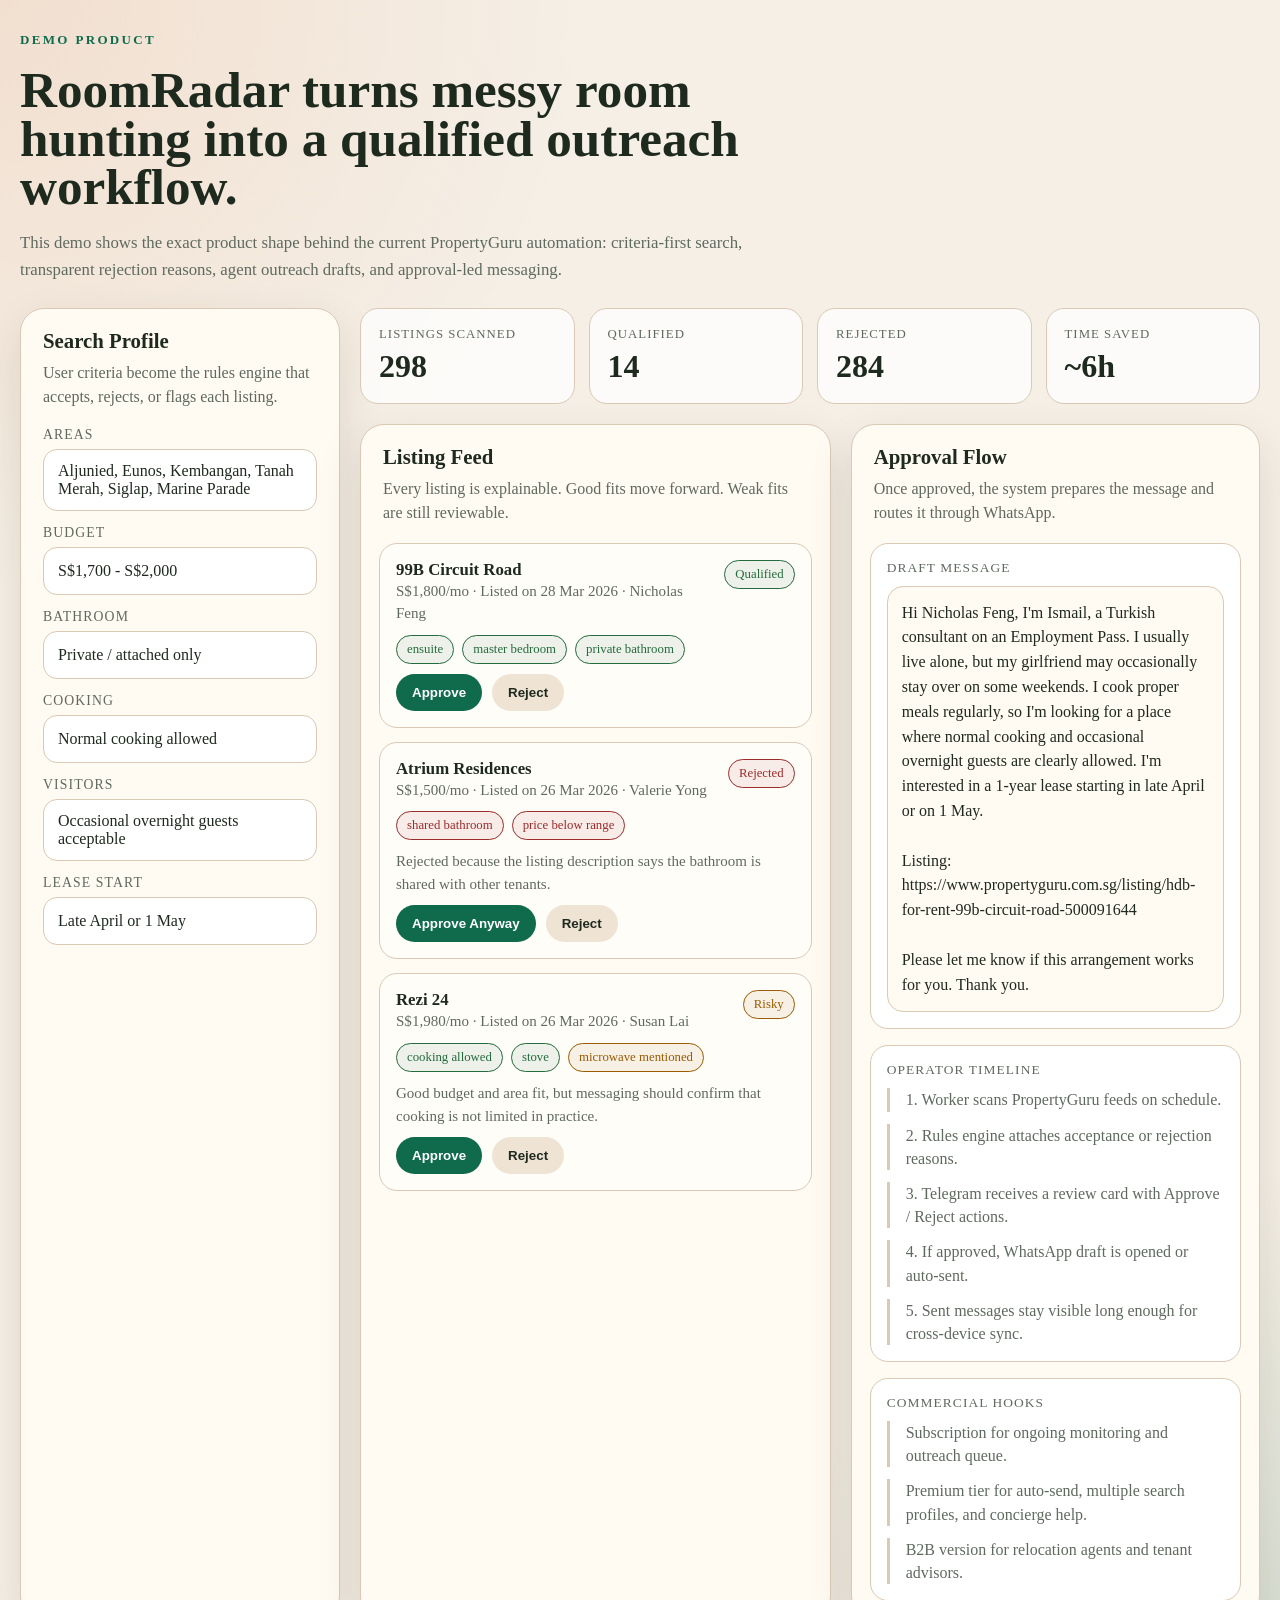
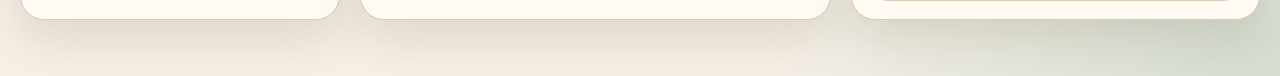
<file: apps/roomradar/demo/index.html>
<!doctype html>
<html lang="en">
<head>
  <meta charset="UTF-8" />
  <meta name="viewport" content="width=device-width, initial-scale=1.0" />
  <title>RoomRadar Demo</title>
  <style>
    :root {
      --bg: #f5efe6;
      --ink: #1f2a1f;
      --muted: #5f6a5f;
      --card: #fffaf2;
      --line: #d9c9b5;
      --accent: #0f6b4b;
      --accent-2: #d96c2d;
      --bad: #9d2b2b;
      --good: #246b3d;
      --warn: #9b5b00;
      --shadow: 0 18px 45px rgba(60, 40, 10, 0.12);
    }

    * { box-sizing: border-box; }
    body {
      margin: 0;
      font-family: Georgia, "Times New Roman", serif;
      background:
        radial-gradient(circle at top left, rgba(217,108,45,0.12), transparent 28%),
        radial-gradient(circle at bottom right, rgba(15,107,75,0.14), transparent 24%),
        var(--bg);
      color: var(--ink);
    }

    .page {
      max-width: 1280px;
      margin: 0 auto;
      padding: 32px 20px 56px;
    }

    .hero {
      display: grid;
      gap: 18px;
      margin-bottom: 24px;
    }

    .eyebrow {
      color: var(--accent);
      font-size: 13px;
      letter-spacing: 0.18em;
      text-transform: uppercase;
      font-weight: 700;
    }

    h1 {
      margin: 0;
      font-size: clamp(2.2rem, 4vw, 4.8rem);
      line-height: 0.95;
      max-width: 820px;
    }

    .hero p {
      margin: 0;
      max-width: 760px;
      color: var(--muted);
      font-size: 1.05rem;
      line-height: 1.6;
    }

    .grid {
      display: grid;
      grid-template-columns: 320px 1fr;
      gap: 20px;
    }

    .panel {
      background: var(--card);
      border: 1px solid var(--line);
      border-radius: 24px;
      box-shadow: var(--shadow);
    }

    .panel-header {
      padding: 20px 22px 0;
    }

    .panel-header h2 {
      margin: 0;
      font-size: 1.3rem;
    }

    .panel-header p {
      margin: 8px 0 0;
      color: var(--muted);
      line-height: 1.5;
    }

    .filters {
      padding: 18px 22px 22px;
      display: grid;
      gap: 14px;
    }

    .field {
      display: grid;
      gap: 6px;
    }

    .field label {
      font-size: 0.86rem;
      text-transform: uppercase;
      letter-spacing: 0.08em;
      color: var(--muted);
    }

    .fake-input {
      border: 1px solid var(--line);
      border-radius: 14px;
      background: #fff;
      padding: 12px 14px;
      min-height: 48px;
      display: flex;
      align-items: center;
      color: var(--ink);
    }

    .content {
      display: grid;
      gap: 20px;
    }

    .summary {
      display: grid;
      grid-template-columns: repeat(4, 1fr);
      gap: 14px;
    }

    .stat {
      padding: 18px;
      border-radius: 18px;
      border: 1px solid var(--line);
      background: rgba(255,255,255,0.75);
    }

    .stat .label {
      font-size: 0.8rem;
      text-transform: uppercase;
      letter-spacing: 0.08em;
      color: var(--muted);
    }

    .stat .value {
      margin-top: 6px;
      font-size: 2rem;
      font-weight: 700;
    }

    .board {
      display: grid;
      grid-template-columns: 1.15fr 1fr;
      gap: 20px;
    }

    .stack {
      padding: 18px;
      display: grid;
      gap: 14px;
    }

    .card {
      border: 1px solid var(--line);
      border-radius: 18px;
      background: #fffdf8;
      padding: 16px;
      display: grid;
      gap: 10px;
    }

    .card-top {
      display: flex;
      justify-content: space-between;
      gap: 12px;
      align-items: start;
    }

    .card h3 {
      margin: 0;
      font-size: 1.05rem;
    }

    .sub {
      color: var(--muted);
      font-size: 0.94rem;
      line-height: 1.5;
    }

    .pill-row {
      display: flex;
      gap: 8px;
      flex-wrap: wrap;
    }

    .pill {
      font-size: 0.8rem;
      padding: 6px 10px;
      border-radius: 999px;
      border: 1px solid currentColor;
    }

    .ok { color: var(--good); background: rgba(36,107,61,0.08); }
    .bad { color: var(--bad); background: rgba(157,43,43,0.08); }
    .warn { color: var(--warn); background: rgba(155,91,0,0.08); }

    .actions {
      display: flex;
      gap: 10px;
      flex-wrap: wrap;
    }

    .btn {
      border: none;
      border-radius: 999px;
      padding: 11px 16px;
      font-weight: 700;
      cursor: default;
    }

    .btn-primary { background: var(--accent); color: #fff; }
    .btn-secondary { background: #efe3d4; color: var(--ink); }

    .flow {
      padding: 18px;
      display: grid;
      gap: 16px;
    }

    .flow-box {
      border: 1px solid var(--line);
      border-radius: 18px;
      background: #fff;
      padding: 16px;
      display: grid;
      gap: 10px;
    }

    .flow-title {
      font-size: 0.84rem;
      text-transform: uppercase;
      letter-spacing: 0.08em;
      color: var(--muted);
    }

    .message {
      white-space: pre-wrap;
      line-height: 1.55;
      color: var(--ink);
      background: #fffaf2;
      border: 1px solid var(--line);
      border-radius: 16px;
      padding: 14px;
    }

    .timeline {
      display: grid;
      gap: 12px;
    }

    .timeline-item {
      padding-left: 16px;
      border-left: 3px solid var(--line);
      color: var(--muted);
      line-height: 1.45;
    }

    @media (max-width: 980px) {
      .grid, .board, .summary {
        grid-template-columns: 1fr;
      }
    }
  </style>
</head>
<body>
  <div class="page">
    <section class="hero">
      <div class="eyebrow">Demo Product</div>
      <h1>RoomRadar turns messy room hunting into a qualified outreach workflow.</h1>
      <p>
        This demo shows the exact product shape behind the current PropertyGuru automation:
        criteria-first search, transparent rejection reasons, agent outreach drafts, and approval-led messaging.
      </p>
    </section>

    <div class="grid">
      <aside class="panel">
        <div class="panel-header">
          <h2>Search Profile</h2>
          <p>User criteria become the rules engine that accepts, rejects, or flags each listing.</p>
        </div>
        <div class="filters">
          <div class="field">
            <label>Areas</label>
            <div class="fake-input">Aljunied, Eunos, Kembangan, Tanah Merah, Siglap, Marine Parade</div>
          </div>
          <div class="field">
            <label>Budget</label>
            <div class="fake-input">S$1,700 - S$2,000</div>
          </div>
          <div class="field">
            <label>Bathroom</label>
            <div class="fake-input">Private / attached only</div>
          </div>
          <div class="field">
            <label>Cooking</label>
            <div class="fake-input">Normal cooking allowed</div>
          </div>
          <div class="field">
            <label>Visitors</label>
            <div class="fake-input">Occasional overnight guests acceptable</div>
          </div>
          <div class="field">
            <label>Lease Start</label>
            <div class="fake-input">Late April or 1 May</div>
          </div>
        </div>
      </aside>

      <main class="content">
        <section class="summary">
          <div class="stat">
            <div class="label">Listings Scanned</div>
            <div class="value">298</div>
          </div>
          <div class="stat">
            <div class="label">Qualified</div>
            <div class="value">14</div>
          </div>
          <div class="stat">
            <div class="label">Rejected</div>
            <div class="value">284</div>
          </div>
          <div class="stat">
            <div class="label">Time Saved</div>
            <div class="value">~6h</div>
          </div>
        </section>

        <section class="board">
          <div class="panel">
            <div class="panel-header">
              <h2>Listing Feed</h2>
              <p>Every listing is explainable. Good fits move forward. Weak fits are still reviewable.</p>
            </div>
            <div class="stack">
              <article class="card">
                <div class="card-top">
                  <div>
                    <h3>99B Circuit Road</h3>
                    <div class="sub">S$1,800/mo · Listed on 28 Mar 2026 · Nicholas Feng</div>
                  </div>
                  <span class="pill ok">Qualified</span>
                </div>
                <div class="pill-row">
                  <span class="pill ok">ensuite</span>
                  <span class="pill ok">master bedroom</span>
                  <span class="pill ok">private bathroom</span>
                </div>
                <div class="actions">
                  <button class="btn btn-primary">Approve</button>
                  <button class="btn btn-secondary">Reject</button>
                </div>
              </article>

              <article class="card">
                <div class="card-top">
                  <div>
                    <h3>Atrium Residences</h3>
                    <div class="sub">S$1,500/mo · Listed on 26 Mar 2026 · Valerie Yong</div>
                  </div>
                  <span class="pill bad">Rejected</span>
                </div>
                <div class="pill-row">
                  <span class="pill bad">shared bathroom</span>
                  <span class="pill bad">price below range</span>
                </div>
                <div class="sub">
                  Rejected because the listing description says the bathroom is shared with other tenants.
                </div>
                <div class="actions">
                  <button class="btn btn-primary">Approve Anyway</button>
                  <button class="btn btn-secondary">Reject</button>
                </div>
              </article>

              <article class="card">
                <div class="card-top">
                  <div>
                    <h3>Rezi 24</h3>
                    <div class="sub">S$1,980/mo · Listed on 26 Mar 2026 · Susan Lai</div>
                  </div>
                  <span class="pill warn">Risky</span>
                </div>
                <div class="pill-row">
                  <span class="pill ok">cooking allowed</span>
                  <span class="pill ok">stove</span>
                  <span class="pill warn">microwave mentioned</span>
                </div>
                <div class="sub">
                  Good budget and area fit, but messaging should confirm that cooking is not limited in practice.
                </div>
                <div class="actions">
                  <button class="btn btn-primary">Approve</button>
                  <button class="btn btn-secondary">Reject</button>
                </div>
              </article>
            </div>
          </div>

          <div class="panel">
            <div class="panel-header">
              <h2>Approval Flow</h2>
              <p>Once approved, the system prepares the message and routes it through WhatsApp.</p>
            </div>
            <div class="flow">
              <div class="flow-box">
                <div class="flow-title">Draft Message</div>
                <div class="message">Hi Nicholas Feng, I'm Ismail, a Turkish consultant on an Employment Pass. I usually live alone, but my girlfriend may occasionally stay over on some weekends. I cook proper meals regularly, so I'm looking for a place where normal cooking and occasional overnight guests are clearly allowed. I'm interested in a 1-year lease starting in late April or on 1 May.

Listing: https://www.propertyguru.com.sg/listing/hdb-for-rent-99b-circuit-road-500091644

Please let me know if this arrangement works for you. Thank you.</div>
              </div>

              <div class="flow-box">
                <div class="flow-title">Operator Timeline</div>
                <div class="timeline">
                  <div class="timeline-item">1. Worker scans PropertyGuru feeds on schedule.</div>
                  <div class="timeline-item">2. Rules engine attaches acceptance or rejection reasons.</div>
                  <div class="timeline-item">3. Telegram receives a review card with Approve / Reject actions.</div>
                  <div class="timeline-item">4. If approved, WhatsApp draft is opened or auto-sent.</div>
                  <div class="timeline-item">5. Sent messages stay visible long enough for cross-device sync.</div>
                </div>
              </div>

              <div class="flow-box">
                <div class="flow-title">Commercial Hooks</div>
                <div class="timeline">
                  <div class="timeline-item">Subscription for ongoing monitoring and outreach queue.</div>
                  <div class="timeline-item">Premium tier for auto-send, multiple search profiles, and concierge help.</div>
                  <div class="timeline-item">B2B version for relocation agents and tenant advisors.</div>
                </div>
              </div>
            </div>
          </div>
        </section>
      </main>
    </div>
  </div>
</body>
</html>
</file>
